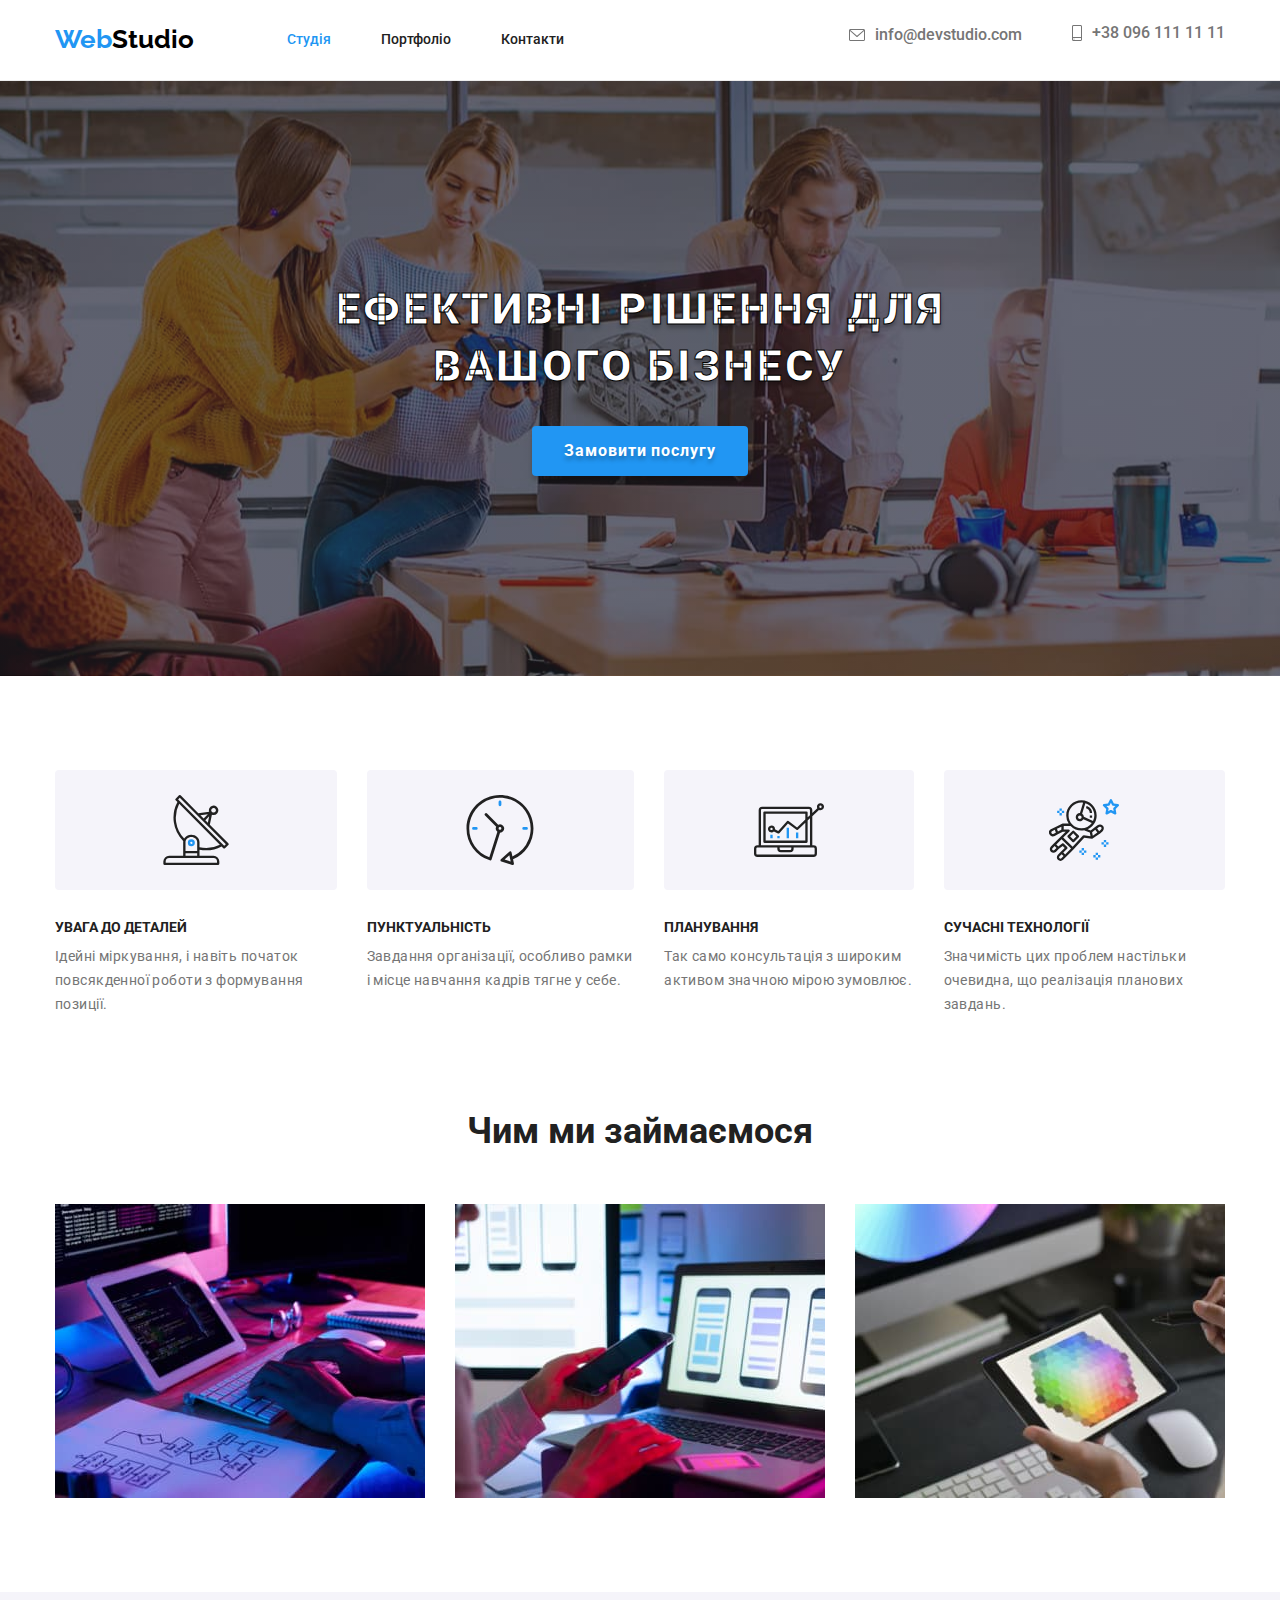
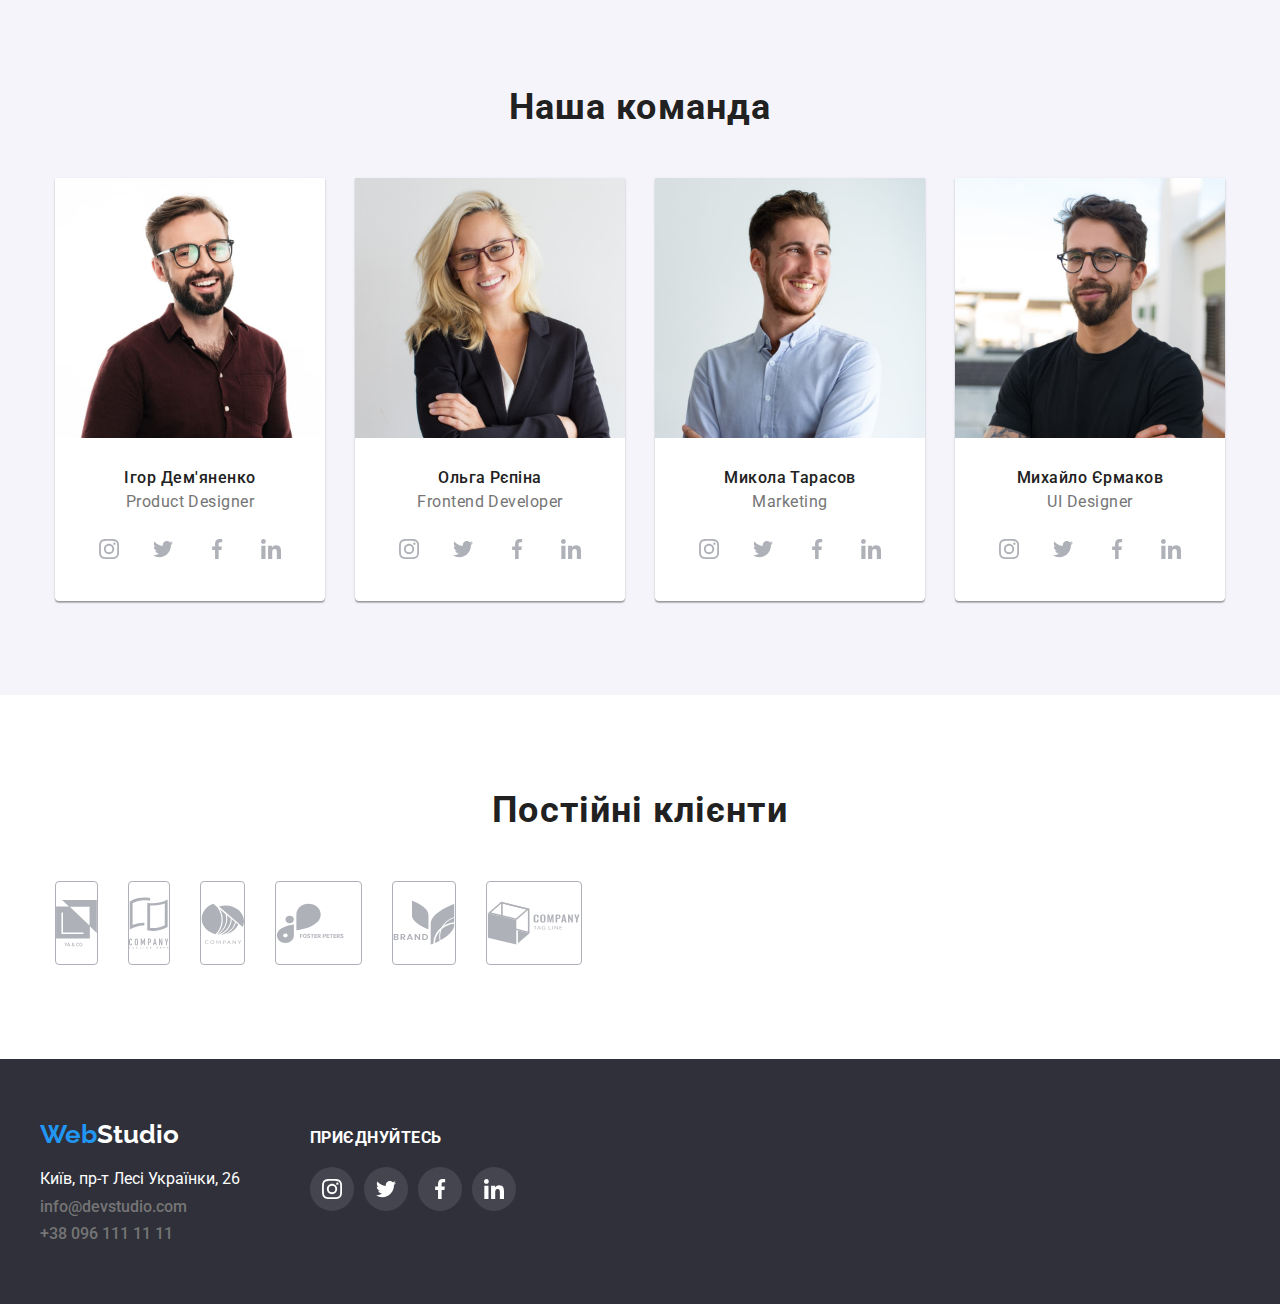
<file: index.html>
<!DOCTYPE html>
<html lang="uk">

<head>
  <meta charset="UTF-8" />
  <meta http-equiv="X-UA-Compatible" content="IE=edge" />
  <meta name="viewport" content="width=device-width, initial-scale=1.0" />
  <link rel="stylesheet"
    href="https://cdnjs.cloudflare.com/ajax/libs/modern-normalize/1.1.0/modern-normalize.min.css" />
  <link rel="stylesheet" href="./styles/style.css" />
  <link
    href="https://fonts.googleapis.com/css2?family=Montserrat:wght@400;700&family=Raleway:wght@700&family=Reenie+Beanie&family=Roboto:wght@400;500;700;900&display=swap"
    rel="stylesheet" />
  <title>Студія WebStudio</title>
</head>

<body>
  <header class="header">
    <div class="container header-container">
      <a href="./index.html" class="link logo">Web<span class="header-studio-word">Studio</span></a>

      <nav class="main-nav">
        <ul class="list link-ul">
          <li class="header-item">
            <a href="./index.html" class="link nav-link active">Студія</a>
          </li>
          <li class="header-item">
            <a href="./portfolio.html" class="link nav-link">Портфоліо</a>
          </li>
          <li class="header-item">
            <a href="#" class="link nav-link">Контакти</a>
          </li>
        </ul>
      </nav>

      <ul class="list link-ul contacts">
        <li class="contact-item">
          <a href="mailto:info@devstudio.com" class="link contact-link">
            <svg class="contacts-icon" width="16px" height="12px">
              <use href="./images/icons/symbol-defs.svg#icon-email-icon"></use>

            </svg>info@devstudio.com</a>
        </li>
        <li class="contact-item">
          <a href="tel:+380961111111" class="link contact-link">
            <svg class="contacts-icon" width="10px" height="16px">
              <use href="./images/icons/symbol-defs.svg#icon-phone-icon"></use>

            </svg>+38 096 111 11 11</a>
        </li>
      </ul>
    </div>
  </header>
  <!-- Main -->
  <main>
    <section class="hero-section">
      <div class="container hero-background">
        <h1 class="hero-header">Ефективні рішення для вашого бізнесу</h1>

        <button type="button" value="make-order" class="booking-btn">
          Замовити послугу
        </button>
      </div>

    </section>
    <!-- Переваги компанії -->
    <section class="advantages-section">
      <div class="container">
        <h2 hidden>Наші переваги</h2>
        <ul class="advantages-list list">
          <li class="advantage-item">
            <div class="adv-icon-box">
              <svg class="advantages-icon" width="70px" height="70px">
                <use href="./images/icons/symbol-defs.svg#icon-antenna-icon"></use>

              </svg>
            </div>

            <h3 class="advantage-title">УВАГА ДО ДЕТАЛЕЙ</h3>
            <p class="advantage-text">
              Ідейні міркування, і навіть початок повсякденної роботи з
              формування позиції.
            </p>


          </li>
          <li class="advantage-item">
            <div class="adv-icon-box">
              <svg class="advantages-icon" width="70px" height="70px">
                <use href="./images/icons/symbol-defs.svg#icon-clock-icon"></use>

              </svg>
            </div>
            <h3 class="advantage-title">ПУНКТУАЛЬНІСТЬ</h3>
            <p class="advantage-text">
              Завдання організації, особливо рамки і місце навчання кадрів
              тягне у себе.
            </p>
          </li>
          <li class="advantage-item">
            <div class="adv-icon-box">
              <svg class="advantages-icon" width="70px" height="70px">
                <use href="./images/icons/symbol-defs.svg#icon-diagram-icon"></use>

              </svg>
            </div>
            <h3 class="advantage-title">ПЛАНУВАННЯ</h3>
            <p class="advantage-text">
              Так само консультація з широким активом значною мірою зумовлює.
            </p>
          </li>
          <li class="advantage-item">
            <div class="adv-icon-box">
              <svg class="advantages-icon" width="70px" height="70px">
                <use href="./images/icons/symbol-defs.svg#icon-astronaut-icon"></use>

              </svg>
            </div>
            <h3 class="advantage-title">СУЧАСНІ ТЕХНОЛОГІЇ</h3>
            <p class="advantage-text">
              Значимість цих проблем настільки очевидна, що реалізація
              планових завдань.
            </p>
          </li>
        </ul>
      </div>
    </section>
    <!-- Чим ми займаємося -->
    <section class="jobs-section">
      <div class="container">
        <h2 class="our-jobs-header">Чим ми займаємося</h2>
        <ul class="list jobs-container">
          <li class="jobs-item">

            <img src="./images/what_we_do_1.jpg" alt="людина набирає текст на клавіатурі" width="370" class="image" />

          </li>
          <li class="jobs-item">

            <img src="./images/what_we_do_2.jpg" alt="людина за нотубуком, дивиться в смартфон" width="370"
              class="image" />

          </li>
          <li class="jobs-item">

            <img src="./images/what_we_do_3.jpg" alt="людина тримає в руках планшет" width="370" class="image" />

          </li>
        </ul>
      </div>
    </section>
    <!-- Наша команда -->
    <section class="team-section">
      <div class="container">
        <h2 class="team-header">Наша команда</h2>
        <ul class="team-members list">
          <li class="member">
            <div class="team-photo">
              <img src="./images/product_designer.jpg" alt="чоловік в окулярах, з бородою" width="270" class="image" />
            </div>
            <div class="team-worker">
              <h3 class="team-member">Ігор Дем'яненко</h3>
              <p class="job-title">Product Designer</p>
              <ul class="social list">
                <li class="social-item">
                  <a href="https://www.instagram.com" class="link social-link">
                    <svg width="20px" height="20px">
                      <use href="./images/icons/symbol-defs.svg#icon-instagram-icon"></use>

                    </svg>
                  </a>
                </li>
                <li class="social-item">
                  <a href="https://www.twitter.com" class="link social-link">
                    <svg width="20px" height="20px">
                      <use href="./images/icons/symbol-defs.svg#icon-twitter-icon"></use>

                    </svg>
                  </a>
                </li>
                <li class="social-item"><a href="https://www.facebook.com" class="link social-link">
                    <svg width="20px" height="20px">
                      <use href="./images/icons/symbol-defs.svg#icon-facebook-icon"></use>

                    </svg>
                  </a></li>
                <li class="social-item"><a href="https://www.linkedin.com" class="link social-link">
                    <svg width="20px" height="20px">
                      <use href="./images/icons/symbol-defs.svg#icon-linkedin-icon"></use>

                    </svg>
                  </a></li>
              </ul>
            </div>
          </li>
          <li class="member">
            <div class="team-photo">
              <img src="./images/frontend_dev.jpg" alt="блондинка в діловому костюмі і в окулярах" width="270"
                class="image" />
            </div>
            <div class="team-worker">
              <h3 class="team-member">Ольга Рєпіна</h3>
              <p class="job-title">Frontend Developer</p>
              <ul class="social list">
                <li class="social-item">
                  <a href="https://www.instagram.com" class="link social-link">
                    <svg width="20px" height="20px">
                      <use href="./images/icons/symbol-defs.svg#icon-instagram-icon"></use>

                    </svg>
                  </a>
                </li>
                <li class="social-item">
                  <a href="https://www.twitter.com" class="link social-link">
                    <svg width="20px" height="20px">
                      <use href="./images/icons/symbol-defs.svg#icon-twitter-icon"></use>

                    </svg>
                  </a>
                </li>
                <li class="social-item"><a href="https://www.facebook.com" class="link social-link">
                    <svg width="20px" height="20px">
                      <use href="./images/icons/symbol-defs.svg#icon-facebook-icon"></use>

                    </svg>
                  </a></li>
                <li class="social-item"><a href="https://www.linkedin.com" class="link social-link">
                    <svg width="20px" height="20px">
                      <use href="./images/icons/symbol-defs.svg#icon-linkedin-icon"></use>

                    </svg>
                  </a></li>
              </ul>
            </div>
          </li>
          <li class="member">
            <div class="team-photo">
              <img src="./images/marketing.jpg" alt="чоловік в білій сорочці, посміхається" width="270" class="image" />
            </div>
            <div class="team-worker">
              <h3 class="team-member">Микола Тарасов</h3>
              <p class="job-title">Marketing</p>
              <ul class="social list">
                <li class="social-item">
                  <a href="https://www.instagram.com" class="link social-link">
                    <svg width="20px" height="20px">
                      <use href="./images/icons/symbol-defs.svg#icon-instagram-icon"></use>

                    </svg>
                  </a>
                </li>
                <li class="social-item">
                  <a href="https://www.twitter.com" class="link social-link">
                    <svg width="20px" height="20px">
                      <use href="./images/icons/symbol-defs.svg#icon-twitter-icon"></use>

                    </svg>
                  </a>
                </li>
                <li class="social-item"><a href="https://www.facebook.com" class="link social-link">
                    <svg width="20px" height="20px">
                      <use href="./images/icons/symbol-defs.svg#icon-facebook-icon"></use>

                    </svg>
                  </a></li>
                <li class="social-item"><a href="https://www.linkedin.com" class="link social-link">
                    <svg width="20px" height="20px">
                      <use href="./images/icons/symbol-defs.svg#icon-linkedin-icon"></use>

                    </svg>
                  </a></li>
              </ul>
            </div>
          </li>
          <li class="member">
            <div class="team-photo">
              <img src="./images/ui_designer.jpg" alt="чоловік в темній футболці, в окулярах і з бородою" width="270"
                class="image" />
            </div>
            <div class="team-worker">
              <h3 class="team-member">Михайло Єрмаков</h3>
              <p class="job-title">UI Designer</p>
              <ul class="social list">
                <li class="social-item">
                  <a href="https://www.instagram.com" class="link social-link">
                    <svg width="20px" height="20px">
                      <use href="./images/icons/symbol-defs.svg#icon-instagram-icon"></use>

                    </svg>
                  </a>
                </li>
                <li class="social-item">
                  <a href="https://www.twitter.com" class="link social-link">
                    <svg width="20px" height="20px">
                      <use href="./images/icons/symbol-defs.svg#icon-twitter-icon"></use>

                    </svg>
                  </a>
                </li>
                <li class="social-item"><a href="https://www.facebook.com" class="link social-link">
                    <svg width="20px" height="20px">
                      <use href="./images/icons/symbol-defs.svg#icon-facebook-icon"></use>

                    </svg>
                  </a></li>
                <li class="social-item"><a href="https://www.linkedin.com" class="link social-link">
                    <svg width="20px" height="20px">
                      <use href="./images/icons/symbol-defs.svg#icon-linkedin-icon"></use>

                    </svg>
                  </a></li>
              </ul>
            </div>
          </li>
        </ul>
      </div>
    </section>

    <!-- Постійні клієнти -->
    <section class="clients-section">
      <div class="container">
        <h2 class="team-header">Постійні клієнти</h2>
        <ul class="list clients-list">
          <li class="client-item">
            <a href="" class="client-link">
              <svg width="41px" height="46.7px" class="company-icon">
                <use href="./images/icons/symbol-defs.svg#icon-Client1"></use>

              </svg>
            </a>

          </li>
          <li class="client-item">
            <a href="" class="client-link">
              <svg width="40px" height="52px" class="company-icon">
                <use href="./images/icons/symbol-defs.svg#icon-Client2"></use>

              </svg>
            </a>

          </li>
          <li class="client-item">
            <a href="" class="client-link">
              <svg width="43.46" height="41.18" class="company-icon">
                <use href="./images/icons/symbol-defs.svg#icon-Client3"></use>

              </svg>
            </a>

          </li>
          <li class="client-item">
            <a href="" class="client-link">
              <svg width="84.44" height="40.62px" class="company-icon">
                <use href="./images/icons/symbol-defs.svg#icon-Client4"></use>

              </svg>
            </a>

          </li>
          <li class="client-item">
            <a href="" class="client-link">
              <svg width="62.54px" height="45.43px" class="company-icon">
                <use href="./images/icons/symbol-defs.svg#icon-Client5"></use>

              </svg>
            </a>

          </li>
          <li class="client-item">
            <a href="" class="client-link">
              <svg width="93.79px" height="43.93px" class="company-icon">
                <use href="./images/icons/symbol-defs.svg#icon-Client6"></use>

              </svg>
            </a>

          </li>
        </ul>


      </div>
    </section>
  </main>
  <footer class="footer-section">
    <div class="container footer-container">
      <div class="footer-logo-section">
        <a href="index.html" class="link logo footer-logo">Web<span class="footer-studio-word">Studio</span></a>

        <address class="address-section">
          <ul class="list">
            <li class="footer-list">
              <a href="https://goo.gl/maps/CVqLnx5TvELweERi6" target="_blank" class="link address-link">Київ, пр-т Лесі
                Українки, 26</a>
            </li>
            <li class="footer-list">
              <a href="mailto:info@devstudio.com" class="link contact-link">info@devstudio.com</a>
            </li>
            <li class="footer-list">
              <a href="tel:+380961111111" class="link contact-link">+38 096 111 11 11</a>
            </li>
          </ul>
        </address>
      </div>

      <div class="join-section">
        <p class="join-text">приєднуйтесь</p>
        <ul class="list footer-social">
          <li class="footer-social-item">
            <a href="https://instagram.com" class="footer-social-link">
              <svg width="20px" height="20px">
                <use href="./images/icons/symbol-defs.svg#icon-instagram-foot-icon"></use>
              </svg>

            </a>
          </li>
          <li class="footer-social-item">
            <a href="https://www.twitter.com" class="link footer-social-link">
              <svg width="20px" height="20px">
                <use href="./images/icons/symbol-defs.svg#icon-twitter-foot-icon"></use>
              </svg>

            </a>
          </li>
          <li class="footer-social-item">
            <a href="https://www.facebook.com" class="link footer-social-link">
              <svg width="20px" height="20px">
                <use href="./images/icons/symbol-defs.svg#icon-facebook-icon"></use>

              </svg>
            </a>
          </li>
          <li class="footer-social-item">
            <a href="https://www.linkedin.com" class="link footer-social-link">
              <svg width="20px" height="20px">
                <use href="./images/icons/symbol-defs.svg#icon-linkedin-icon"></use>

              </svg>
            </a>
          </li>



        </ul>
      </div>
    </div>
  </footer>
</body>

</html>
</file>
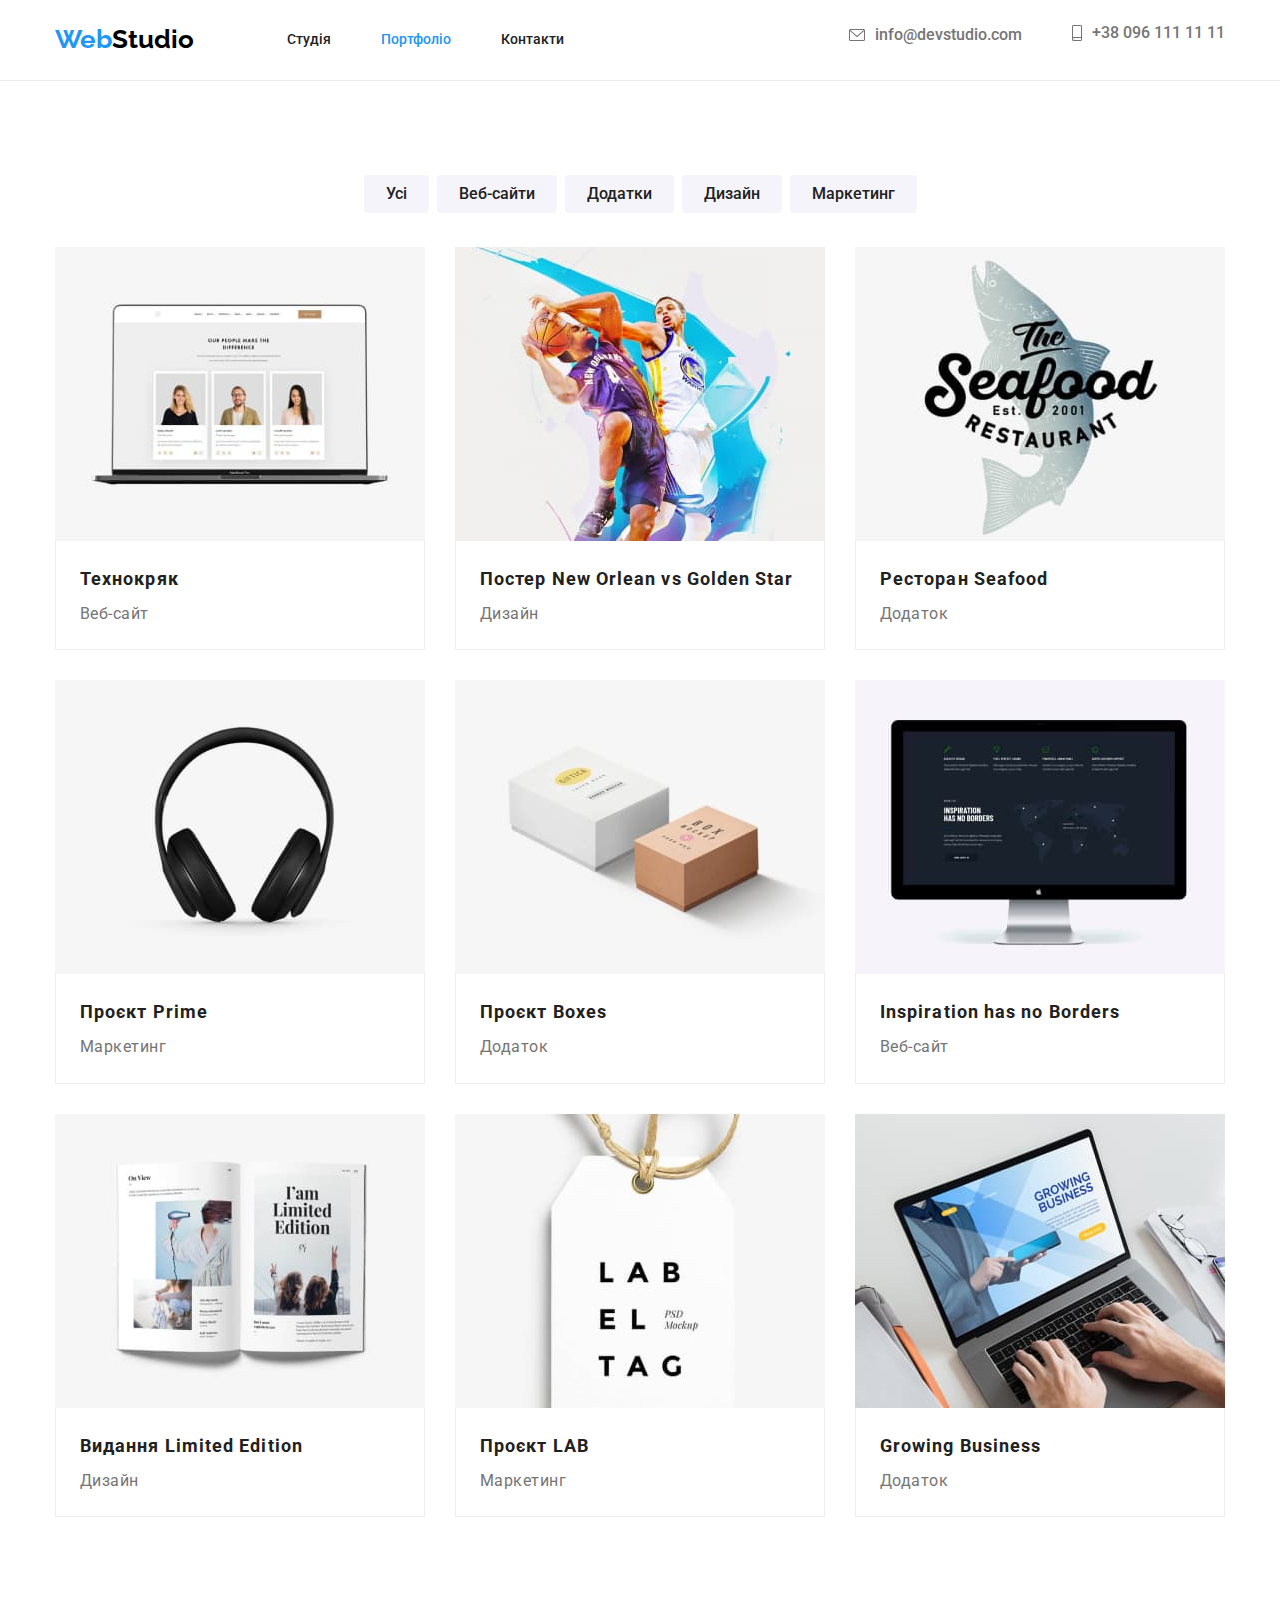
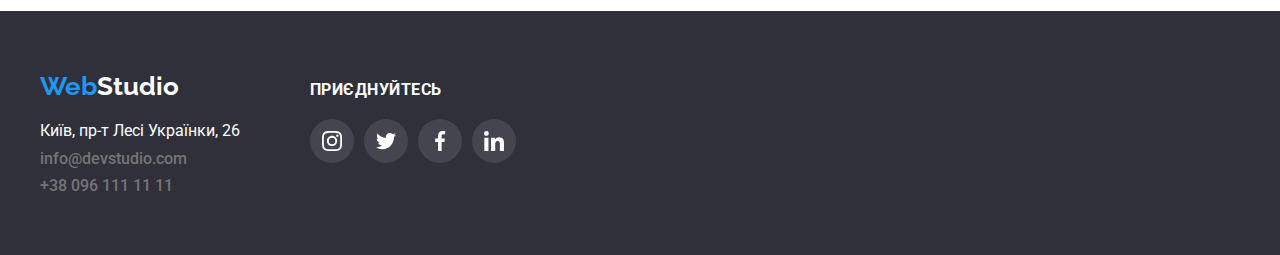
<file: portfolio.html>
<!DOCTYPE html>
<html lang="uk">

<head>
  <meta charset="UTF-8" />
  <meta http-equiv="X-UA-Compatible" content="IE=edge" />
  <meta name="viewport" content="width=device-width, initial-scale=1.0" />
  <link rel="preconnect" href="https://fonts.googleapis.com" />
  <link rel="preconnect" href="https://fonts.gstatic.com" crossorigin />
  <link rel="stylesheet"
    href="https://cdnjs.cloudflare.com/ajax/libs/modern-normalize/1.1.0/modern-normalize.min.css" />
  <link
    href="https://fonts.googleapis.com/css2?family=Montserrat:wght@400;700&family=Raleway:wght@700&family=Reenie+Beanie&family=Roboto:wght@400;500;700;900&display=swap"
    rel="stylesheet" />
  <link rel="stylesheet" href="./styles/style.css" />
  <title>Portfolio</title>
</head>

<body>
  <header class="header">
    <div class="container header-container">
      <a href="./index.html" class="link logo">Web<span class="header-studio-word">Studio</span></a>
  
      <nav class="main-nav">
        <ul class="list link-ul">
          <li class="header-item">
            <a href="./index.html" class="link nav-link">Студія</a>
          </li>
          <li class="header-item">
            <a href="./portfolio.html" class="link nav-link active">Портфоліо</a>
          </li>
          <li class="header-item">
            <a href="#" class="link nav-link">Контакти</a>
          </li>
        </ul>
      </nav>
  
      <ul class="list link-ul contacts">
        <li class="contact-item">
          <a href="mailto:info@devstudio.com" class="link contact-link">
            <svg class="contacts-icon" width="16px" height="12px">
              <use href="./images/icons/symbol-defs.svg#icon-email-icon"></use>
  
            </svg>info@devstudio.com</a>
        </li>
        <li class="contact-item">
          <a href="tel:+380961111111" class="link contact-link">
            <svg class="contacts-icon" width="10px" height="16px">
              <use href="./images/icons/symbol-defs.svg#icon-phone-icon"></use>
  
            </svg>+38 096 111 11 11</a>
        </li>
      </ul>
    </div>
  </header>
  <main>
    <section class="products-section">
      <div class="container">
        <ul class="products-filter list">
          <li class="filter-item">
            <button type="button" class="filter-btn button">Усі</button>
          </li>
          <li class="filter-item">
            <button type="button" class="filter-btn button">Веб-сайти</button>
          </li>
          <li class="filter-item">
            <button type="button" class="filter-btn button">Додатки</button>
          </li>
          <li class="filter-item">
            <button type="button" class="filter-btn button">Дизайн</button>
          </li>
          <li class="filter-item">
            <button type="button" class="filter-btn button">Маркетинг</button>
          </li>
        </ul>

        <h2 hidden>Наші роботи</h2>

        <ul class="products list">
          <li class="product-item">
            <a href="#" class="link product-card">
              <img src="./images/project-web-site.jpg" alt="Приклад веб-сайту на моніторі ноутбука" width="370"
                class="image" />

              <div class="product-text">
                <h3 class="product-title">Технокряк</h3>
                <p class="product-descr">Веб-сайт</p>
              </div>

            </a>           
          </li>
          <li class="product-item">
            <a href="#" class="link product-card">
              <img src="./images/project-new-orlean.jpg" alt="Два баскетболіста з мячем" width="370" class="image" />

              <div class="product-text">
                <h3 class="product-title">
                  Постер New Orlean vs Golden Star
                </h3>
                <p class="product-descr">Дизайн</p>
              </div>
            </a>
          </li>
          <li class="product-item">
            <a href="#" class="link product-card">
              <img src="./images/project-seafood.jpg" alt="Риба - логотип ресторана морської кухні" width="370"
                class="image" />

              <div class="product-text">
                <h3 class="product-title">Ресторан Seafood</h3>
                <p class="product-descr">Додаток</p>
              </div>
            </a>
          </li>
          <li class="product-item">
            <a href="#"  class="link product-card">
              <img src="./images/project-prime.jpg" alt="Чорні навушники" width="370" class="image" />

              <div class="product-text">
                <h3 class="product-title">Проєкт Prime</h3>
                <p class="product-descr">Маркетинг</p>
              </div>
            </a>
          </li>
          <li class="product-item">
            <a href="#"  class="link product-card">
              <img src="./images/project-boxes.jpg" alt="Дві картонні коробки бежевого і білого кольору" width="370"
                class="image" />

              <div class="product-text">
                <h3 class="product-title">Проєкт Boxes</h3>
                <p class="product-descr">Додаток</p>
              </div>
            </a>
          </li>
          <li class="product-item">
            <a href="#"  class="link product-card">
              <img src="./images/project-inspiration.jpg" alt="Екран монітора з прикладом програми" width="370"
                class="image" />

              <div class="product-text">
                <h3 class="product-title">Inspiration has no Borders</h3>
                <p class="product-descr">Веб-сайт</p>
              </div>
            </a>
          </li>
          <li class="product-item">
            <a href="#"  class="link product-card">
              <img src="./images/project-limited-edition.jpg" alt="Розворот журналу" width="370" class="image" />

              <div class="product-text">
                <h3 class="product-title">Видання Limited Edition</h3>
                <p class="product-descr">Дизайн</p>
              </div>
            </a>
          </li>
          <li class="product-item">
            <a href="#"  class="link product-card">
              <img src="./images/project-lab.jpg" alt="Етикетка" width="370" class="image" />

              <div class="product-text">
                <h3 class="product-title">Проєкт LAB</h3>
                <p class="product-descr">Маркетинг</p>
              </div>
            </a>
          </li>
          <li class="product-item">
            <a href="#" class="link product-card">
              <img src="./images/project-growing.jpg" alt="Людина працює за нотубуком" width="370" class="image" />

              <div class="product-text">
                <h3 class="product-title">Growing Business</h3>
                <p class="product-descr">Додаток</p>
              </div>
            </a>
          </li>
        </ul>
      </div>
    </section>
  </main>
<footer class="footer-section">
  <div class="container footer-container">
    <div class="footer-logo-section">
      <a href="index.html" class="link logo footer-logo">Web<span class="footer-studio-word">Studio</span></a>

      <address class="address-section">
        <ul class="list">
          <li class="footer-list">
            <a href="https://goo.gl/maps/CVqLnx5TvELweERi6" target="_blank" class="link address-link">Київ, пр-т Лесі
              Українки, 26</a>
          </li>
          <li class="footer-list">
            <a href="mailto:info@devstudio.com" class="link contact-link">info@devstudio.com</a>
          </li>
          <li class="footer-list">
            <a href="tel:+380961111111" class="link contact-link">+38 096 111 11 11</a>
          </li>
        </ul>
      </address>
    </div>

    <div class="join-section">
      <p class="join-text">приєднуйтесь</p>
      <ul class="list footer-social">
        <li class="footer-social-item">
          <a href="https://instagram.com" class="footer-social-link">
            <svg width="20px" height="20px">
              <use href="./images/icons/symbol-defs.svg#icon-instagram-foot-icon"></use>
            </svg>

          </a>
        </li>
        <li class="footer-social-item">
          <a href="https://www.twitter.com" class="link footer-social-link">
            <svg width="20px" height="20px">
              <use href="./images/icons/symbol-defs.svg#icon-twitter-foot-icon"></use>
            </svg>

          </a>
        </li>
        <li class="footer-social-item">
          <a href="https://www.facebook.com" class="link footer-social-link">
            <svg width="20px" height="20px">
              <use href="./images/icons/symbol-defs.svg#icon-facebook-icon"></use>

            </svg>
          </a>
        </li>
        <li class="footer-social-item">
          <a href="https://www.linkedin.com" class="link footer-social-link">
            <svg width="20px" height="20px">
              <use href="./images/icons/symbol-defs.svg#icon-linkedin-icon"></use>

            </svg>
          </a>
        </li>



      </ul>
    </div>
  </div>
</footer>
</body>

</html>
</file>
<file: styles/style.css>
:root {
  --main-text-color: #212121;
  --nav-color: #2196f3;
  --advantages-paragraph: #757575;
  --footer-bgc: #2f303a;
  --contacts-color: #757575;
  --white-text: #ffffff;
  --black: #000000;
  --team-section-style: #f5f4fa;
  --products-bgc: #f5f5f5;
  --hero-bgc: #2f303a;
}
h1,
h2,
h3,
h4,
h5,
h6,
p,
ul {
  margin: 0;
}
ul {
  padding-left: 0;
}

body {
  font-family: "Roboto", sans-serif;
  color: var(--main-text-color);
}

.container {
  width: 1200px;
  padding: 0 15px;
  margin: 0 auto;
}

.image {
  display: block;
}
/* Header */
.header {
  background-color: var(--white-text);
  border-bottom: 1px solid #ececec;
  padding-top: 24px;
  padding-bottom: 25px;
}

.header-studio-word {
  line-height: 1.2;
  color: var(--black);
}
.header-container {
  display: flex;
}

.main-nav,
.link-ul,
.contacts-links {
  display: flex;
}

.list {
  list-style: none;
}

.link {
  text-decoration: none;
}
.main-nav {
  align-items: center;
}

.logo {
  display: block;
  margin-right: 93px;
  font-family: "Raleway", sans-serif;
  font-size: 26px;
  font-weight: 700;
  line-height: 1.2;
  color: var(--nav-color);
}

.nav-link {
  color: var(--main-text-color);
  font-size: 14px;
  font-weight: 500;
  line-height: 1.1;
  display: block;
  padding: 5px 0;
}
.nav-link:hover,
.nav-link:focus,
.nav-link.active {
  color: var(--nav-color);
}
.header-item:not(:last-child) {
  margin-right: 50px;
}
.contacts {
  margin-left: auto;
  align-items: baseline;
}

.contact-item:not(:last-child) {
  margin-right: 50px;
}

.contacts-icon {
  margin-right: 10px;
  
}
.contact-link {
  display: flex;
  align-items: center;
  color: var(--contacts-color);
  fill: var(--contacts-color);
  font-style: normal;
  font-weight: 500;
}

.contact-link:hover,
.contact-link:focus,
.address-link:hover,
.address-link:focus {
  fill: var(--nav-color);
  color: var(--nav-color);
}

/* Hero section */

.hero-section {
   padding: 200px 0;
  
  background-color: var(--hero-bgc);
  background-image: linear-gradient(
      rgba(47, 48, 58, 0.4),
      rgba(47, 48, 58, 0.4)
    ),
    url(../images/hero-bg-image.jpg);
  background-repeat: no-repeat;
  background-position: center;
}
.hero-header {
  text-align: center;
  margin: 0 auto;
  margin-bottom: 30px;
  max-width: 696px;
  font-weight: 900;
  font-size: 44px;
  line-height: 1.3;
  letter-spacing: 0.06em;
  text-transform: uppercase;
  color: var(--white-text);
  -webkit-text-stroke: 1px #000000;
  text-shadow: 0px 4px 4px rgba(0, 0, 0, 0.25);
}

.booking-btn {
  font-family: inherit;
  font-weight: 700;
  font-size: 16px;
  line-height: 1.88;
  letter-spacing: 0.06em;
  text-align: center;
  color: var(--white-text);
  background-color: var(--nav-color);
  text-shadow: 0px 4px 4px rgba(0, 0, 0, 0.25);

  display: block;

  border-radius: 4px;
  border: none;
  box-shadow: 0px 4px 4px rgba(0, 0, 0, 0.15);

  margin: 0 auto;
  padding: 10px 0;
  width: 216px;

  cursor: pointer;
}

/* ADVANTAGES SECTION */
.advantages-section {
  padding: 94px 0;
}
.advantages-list {
  display: flex;
  align-items: flex-start;
}

.advantages-icon {
  display: block;

}
.advantage-item {
  display: flex;
  flex-direction: column;
  flex-wrap: wrap;
  justify-content: center;
}
.adv-icon-box {
  display: flex;
  background: #F5F4FA;
  padding: 25px 0;
  justify-content: center;
  border-radius: 4px;
}
.advantage-item:not(:first-child) {
  margin-left: 30px;
}
.advantage-title {
  font-weight: 700;
  font-size: 14px;
  line-height: 1.1;
  text-transform: uppercase;
  color: var(--main-text-color);
  margin-top: 30px;
  margin-bottom: 10px;
  
}

.advantage-text {
  font-size: 14px;
  line-height: 1.7;
  color: var(--advantages-paragraph);
  letter-spacing: 0.03em;
}

/* What we do section */
.jobs-section {
  padding-bottom: 94px;
}
.our-jobs-header {
  font-size: 36px;
  line-height: 1.2;
  text-align: center;
  margin-bottom: 50px;
  display: block;
}
.jobs-container {
  display: flex;
  width: calc((100%-60px) / 3);
}
.jobs-item:not(:first-child) {
  margin-left: 30px;
}

/* Team section */
.team-section {
  background-color: var(--team-section-style);
  padding: 94px 0;
}
.team-header {
  font-weight: 700;
  font-size: 36px;
  line-height: 1.17;
  text-align: center;
  letter-spacing: 0.03em;
  color: var(--main-text-color);
  margin-bottom: 50px;
}
.team-members {
  display: flex;
  width: calc((100%-90px) / 4);
}
.member {
  background: #ffffff;
  box-shadow: 0px 1px 3px rgba(0, 0, 0, 0.12), 0px 1px 1px rgba(0, 0, 0, 0.14),
    0px 2px 1px rgba(0, 0, 0, 0.2);
  border-radius: 0px 0px 4px 4px;
}
.member:not(:first-child) {
  margin-left: 30px;
}

.team-worker {
  text-align: center;
  padding: 30px 10px;
}

.team-member {
  font-weight: 500;
  font-size: 16px;
  line-height: 1.2;
  letter-spacing: 0.03em;
  margin-bottom: 5px;
  flex-wrap: wrap;
}

.job-title {
  font-size: 16px;
  line-height: 1.2;
  letter-spacing: 0.03em;
  color: var(--advantages-paragraph);
  margin-top: 5px;
}

.social {
  display: flex;
  justify-content: center;
  margin-top: 16px;
}
.social-item:not(:last-child) {
  margin-right: 10px;
}
.social-link {
  display: flex;
  width: 44px;
  height: 44px;
  fill: #afb1b8;

  border: none;
  border-radius: 50%;
  justify-content: center;
  align-items: center;
}
.social-link:hover,
.social-link:focus {
  fill: var(--white-text);
  background-color: var(--nav-color);
}
.company-icon {
  align-items: center;
  justify-content: center;
}
/* OUR CLIENTS */
.clients-section {
  padding: 94px 0;
}
.clients-list {
  display: flex;
}

.client-item {
  display: flex;
  width: calc((100%-150px)/6);
  
 }

.client-link {
display: flex;
flex-grow: 1;

justify-content: center;
align-items: center;
padding: 15px 0;
border: 1px solid rgba(175, 177, 184, 1);
border-radius: 4px;
fill: #AFB1B8;

}

.client-item:not(:last-child) {
  margin-right: 30px;
}

.client-link:hover,
.client-link:focus {
fill: #2196f3;
border: 1px solid #2196f3;
}
/* FOOTER */
.footer-container {
  display: flex;
  padding: 60px 0;
  align-items: baseline;
}
.footer-section {
  background-color: var(--footer-bgc);
}

.footer-studio-word {
  line-height: 1.2;
  color: var(--white-text);
}

.footer-logo {
  display: inline-block;
  margin-right: 0;
  font-family: "Raleway", sans-serif;
  font-size: 26px;
  font-weight: 700;
  line-height: 1.2;
  color: var(--nav-color);
}

.address-section {
  margin-top: 20px;
}
.footer-list:not(:last-child) {
  margin-bottom: 9px;
}

.address-link {
  color: var(--white-text);
  font-style: normal;
}



.footer-social {
  display: flex;
}
.join-text {
  font-weight: 700;
  letter-spacing: 0.03em;
  line-height: 1.14;
  text-transform: uppercase;
  color: var(--white-text);

  margin-bottom: 20px;
}
.join-section {
  display: block;
  margin-left: 70px;

}

.footer-social-link {
  display: flex;
  width: 44px;
  height: 44px;
  background: rgba(255, 255, 255, 0.1);
  fill: var(--white-text);

  border: none;
  border-radius: 50%;
  
  justify-content: center;
  align-items: center;
}

.footer-social-item:not(:last-child) {
  margin-right: 10px;
}
.footer-social-link:hover,
.footer-social-link:focus {
  fill: var(--white-text);
  background-color: var(--nav-color);
}
/* *****************
PORTFOLIO PAGE
******************** */
.products-section {
  padding: 94px 0;
}
.products-filter {
  display: flex;
  justify-content: center;
  margin-bottom: 34px;
}

.filter-btn {
  font-family: inherit;
  font-size: 16px;
  font-weight: 500;
  line-height: 1.6;
  color: var(--main-text-color);
  background: var(--team-section-style);
  border-radius: 4px;
  border: none;

  padding: 6px 22px;
  display: block;
}

.filter-item:not(:last-child) {
  margin-right: 8px;
}

.filter-btn:hover,
.filter-btn:focus {
  background-color: var(--nav-color);
  color: var(--white-text);
  border: none;
  filter: drop-shadow(0px 4px 4px rgba(0, 0, 0, 0.25));
}

.products {
  display: flex;
  flex-wrap: wrap;
  gap: 30px;
}

.product-card {
  display: block;
}
.product-card:hover,
.product-card:focus {
  box-shadow: 0px 1px 1px rgba(0, 0, 0, 0.12), 0px 4px 4px rgba(0, 0, 0, 0.06),
    1px 4px 6px rgba(0, 0, 0, 0.16); 
  }

.button {
  cursor: pointer;
}



.product-text {
  border: 1px solid #eeeeee;
  border-top: 0;
  padding: 20px 24px;
}
.product-title {
  font-size: 18px;
  font-weight: 700;
  line-height: 2;
  letter-spacing: 0.06em;
  color: var(--main-text-color);
  margin-bottom: 2px;
}

.product-descr {
  font-size: 16px;
  line-height: 1.9;
  letter-spacing: 0.03em;
  color: var(--advantages-paragraph);
  margin-top: 2px;
}
</file>
